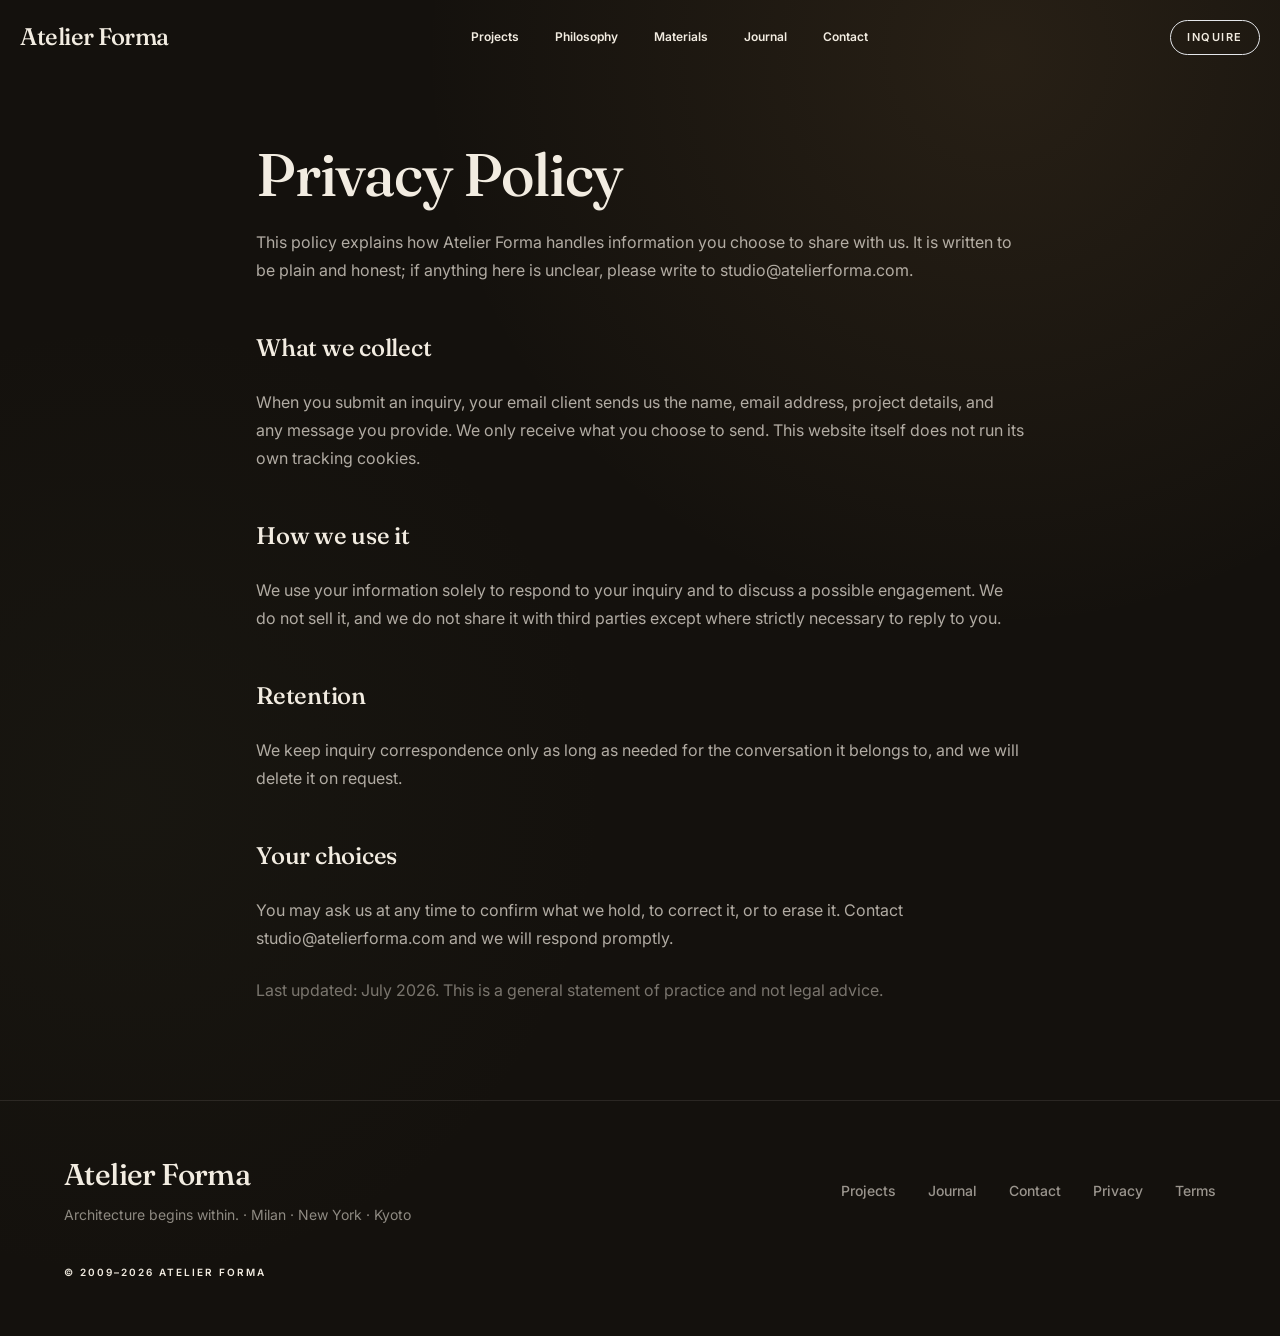
<file: privacy.html>
<!DOCTYPE html>
<html lang="en">
<head>
<meta charset="utf-8">
<meta name="viewport" content="width=device-width, initial-scale=1">
<title>Privacy Policy | Atelier Forma</title>
<meta name="description" content="Privacy Policy — Atelier Forma.">
<meta name="theme-color" content="#14110d">
<meta name="robots" content="index, follow, max-image-preview:large">
<link rel="canonical" href="https://atelier-forma-site.vercel.app/privacy">
<meta property="og:type" content="website">
<meta property="og:site_name" content="Atelier Forma">
<meta property="og:title" content="Privacy Policy | Atelier Forma">
<meta property="og:description" content="Privacy Policy — Atelier Forma.">
<meta property="og:url" content="https://atelier-forma-site.vercel.app/privacy">
<meta property="og:image" content="https://images.unsplash.com/photo-1600607687939-ce8a6c25118c?auto=format&fit=crop&w=1200&q=80">
<meta name="twitter:card" content="summary_large_image">
<meta name="twitter:title" content="Privacy Policy | Atelier Forma">
<meta name="twitter:description" content="Privacy Policy — Atelier Forma.">
<meta name="twitter:image" content="https://images.unsplash.com/photo-1600607687939-ce8a6c25118c?auto=format&fit=crop&w=1200&q=80">
<link rel="icon" href="/favicon.svg" type="image/svg+xml">
<link rel="icon" type="image/png" sizes="32x32" href="/favicon-32.png">
<link rel="apple-touch-icon" href="/apple-touch-icon.png">
<link rel="manifest" href="/site.webmanifest">
<link rel="stylesheet" href="/assets/app.css">
<link rel="preconnect" href="https://fonts.googleapis.com"><link rel="preconnect" href="https://fonts.gstatic.com" crossorigin>
<link href="https://fonts.googleapis.com/css2?family=Fraunces:opsz,wght@9..144,300;9..144,400;9..144,500;9..144,600;9..144,700&family=Inter:wght@400;500;600;700;800&display=swap" rel="stylesheet">

<style>
:root{--bg:#14110d;--panel:#1e1a14;--cream:#f2ece1;--muted:rgba(242,236,225,.62);--line:rgba(242,236,225,.10);--bronze:#b58a52;--olive:#4a5238;--oak:#c9a877;--ease:cubic-bezier(.22,1,.36,1)}
*{box-sizing:border-box}html{background:var(--bg);color-scheme:dark;scroll-behavior:smooth}
body{margin:0;color:var(--cream);font-family:Inter,ui-sans-serif,system-ui,sans-serif;-webkit-font-smoothing:antialiased;overflow-x:hidden;
background:radial-gradient(circle at 78% 4%,rgba(181,138,82,.12),transparent 36rem),radial-gradient(circle at 10% 60%,rgba(74,82,56,.08),transparent 30rem),var(--bg)}
a{color:inherit;text-decoration:none}img{display:block}
.display{font-family:'Fraunces',Georgia,serif}
::selection{background:var(--cream);color:var(--bg)}
.skip-link{position:fixed;top:12px;left:12px;z-index:300;transform:translateY(-160%);background:var(--cream);color:var(--bg);padding:10px 18px;border-radius:999px;font-size:12px;font-weight:700;letter-spacing:.08em;text-transform:uppercase;transition:transform .3s var(--ease)}
.skip-link:focus{transform:translateY(0);outline:none}
:focus-visible{outline:2px solid var(--bronze);outline-offset:3px;border-radius:4px}
.eyebrow{display:inline-flex;align-items:center;gap:.7rem;font-size:11px;font-weight:700;letter-spacing:.18em;text-transform:uppercase;color:var(--muted)}
.eyebrow::before{content:"";width:7px;height:7px;border-radius:999px;background:var(--bronze);box-shadow:0 0 20px rgba(181,138,82,.5)}
header.site{position:fixed;inset-inline:0;top:0;z-index:50;display:flex;align-items:center;justify-content:space-between;padding:20px;transition:background .4s var(--ease),backdrop-filter .4s;border-bottom:1px solid transparent}
header.site.is-scrolled{background:rgba(20,17,13,.72);backdrop-filter:blur(14px);border-bottom-color:var(--line)}
.reveal{opacity:0;transform:translateY(26px);transition:opacity 1s var(--ease),transform 1s var(--ease)}
.reveal.in{opacity:1;transform:none}
@media (prefers-reduced-motion:reduce){.reveal{opacity:1!important;transform:none!important}html{scroll-behavior:auto}}
</style>
</head>
<body>
<a href="#main" class="skip-link">Skip to content</a>
<header class="site">
  <a href="/" class="display text-xl font-medium tracking-[-0.02em] md:text-2xl">Atelier&nbsp;Forma</a>
  <nav class="hidden items-center gap-9 text-xs font-semibold text-[#f2ece1]/82 md:flex" aria-label="Primary">
    <a href="/#projects" class="hover:text-[#f2ece1]">Projects</a>
    <a href="/#studio" class="hover:text-[#f2ece1]">Philosophy</a>
    <a href="/#materials" class="hover:text-[#f2ece1]">Materials</a>
    <a href="/#journal" class="hover:text-[#f2ece1]">Journal</a>
    <a href="/#contact" class="hover:text-[#f2ece1]">Contact</a>
  </nav>
  <a href="/#contact" class="rounded-full border border-[#f2ece1]/16 px-4 py-2 text-[11px] font-semibold uppercase tracking-[0.14em] hover:border-[#b58a52]/60">Inquire</a>
</header>

<main id="main" class="px-5 md:px-8 lg:px-12">
  <div class="mx-auto max-w-3xl pt-36 pb-24">
    <h1 class="display text-4xl font-medium tracking-[-0.02em] md:text-6xl">Privacy Policy</h1>
    <p class="mt-6 text-base leading-[1.75] text-[#f2ece1]/70">This policy explains how Atelier Forma handles information you choose to share with us. It is written to be plain and honest; if anything here is unclear, please write to studio@atelierforma.com.</p><h2 class="display mt-12 text-2xl font-medium tracking-[-0.01em]">What we collect</h2><p class="mt-6 text-base leading-[1.75] text-[#f2ece1]/70">When you submit an inquiry, your email client sends us the name, email address, project details, and any message you provide. We only receive what you choose to send. This website itself does not run its own tracking cookies.</p><h2 class="display mt-12 text-2xl font-medium tracking-[-0.01em]">How we use it</h2><p class="mt-6 text-base leading-[1.75] text-[#f2ece1]/70">We use your information solely to respond to your inquiry and to discuss a possible engagement. We do not sell it, and we do not share it with third parties except where strictly necessary to reply to you.</p><h2 class="display mt-12 text-2xl font-medium tracking-[-0.01em]">Retention</h2><p class="mt-6 text-base leading-[1.75] text-[#f2ece1]/70">We keep inquiry correspondence only as long as needed for the conversation it belongs to, and we will delete it on request.</p><h2 class="display mt-12 text-2xl font-medium tracking-[-0.01em]">Your choices</h2><p class="mt-6 text-base leading-[1.75] text-[#f2ece1]/70">You may ask us at any time to confirm what we hold, to correct it, or to erase it. Contact studio@atelierforma.com and we will respond promptly.</p><p class="mt-6 text-base leading-[1.75] text-[#f2ece1]/70"><span class="text-[#f2ece1]/45">Last updated: July 2026. This is a general statement of practice and not legal advice.</span></p>
  </div>
</main>

<footer class="border-t border-[#f2ece1]/10 px-5 py-14 md:px-8 lg:px-12">
  <div class="mx-auto flex max-w-6xl flex-col items-start justify-between gap-8 md:flex-row md:items-center">
    <div>
      <a href="/" class="display text-3xl font-medium tracking-[-0.02em]">Atelier Forma</a>
      <p class="mt-3 text-sm text-[#f2ece1]/55">Architecture begins within. · Milan · New York · Kyoto</p>
    </div>
    <div class="flex flex-wrap gap-x-8 gap-y-3 text-sm font-medium text-[#f2ece1]/60">
      <a href="/#projects" class="hover:text-[#f2ece1]">Projects</a>
      <a href="/#journal" class="hover:text-[#f2ece1]">Journal</a>
      <a href="/#contact" class="hover:text-[#f2ece1]">Contact</a>
      <a href="/privacy" class="hover:text-[#f2ece1]">Privacy</a>
      <a href="/terms" class="hover:text-[#f2ece1]">Terms</a>
    </div>
  </div>
  <p class="mx-auto mt-10 max-w-6xl text-[10px] font-semibold uppercase tracking-[0.2em] text-[#f2ece1]/34">© 2009–2026 Atelier Forma</p>
</footer>
<script>
(function(){var h=document.querySelector('header.site');if(h){var f=function(){h.classList.toggle('is-scrolled',window.scrollY>40)};f();addEventListener('scroll',f,{passive:true})}
var io=new IntersectionObserver(function(es){es.forEach(function(e){if(e.isIntersecting){e.target.classList.add('in');io.unobserve(e.target)}})},{threshold:.15});
document.querySelectorAll('.reveal').forEach(function(el){io.observe(el)});})();
</script>
</body>
</html>
</file>
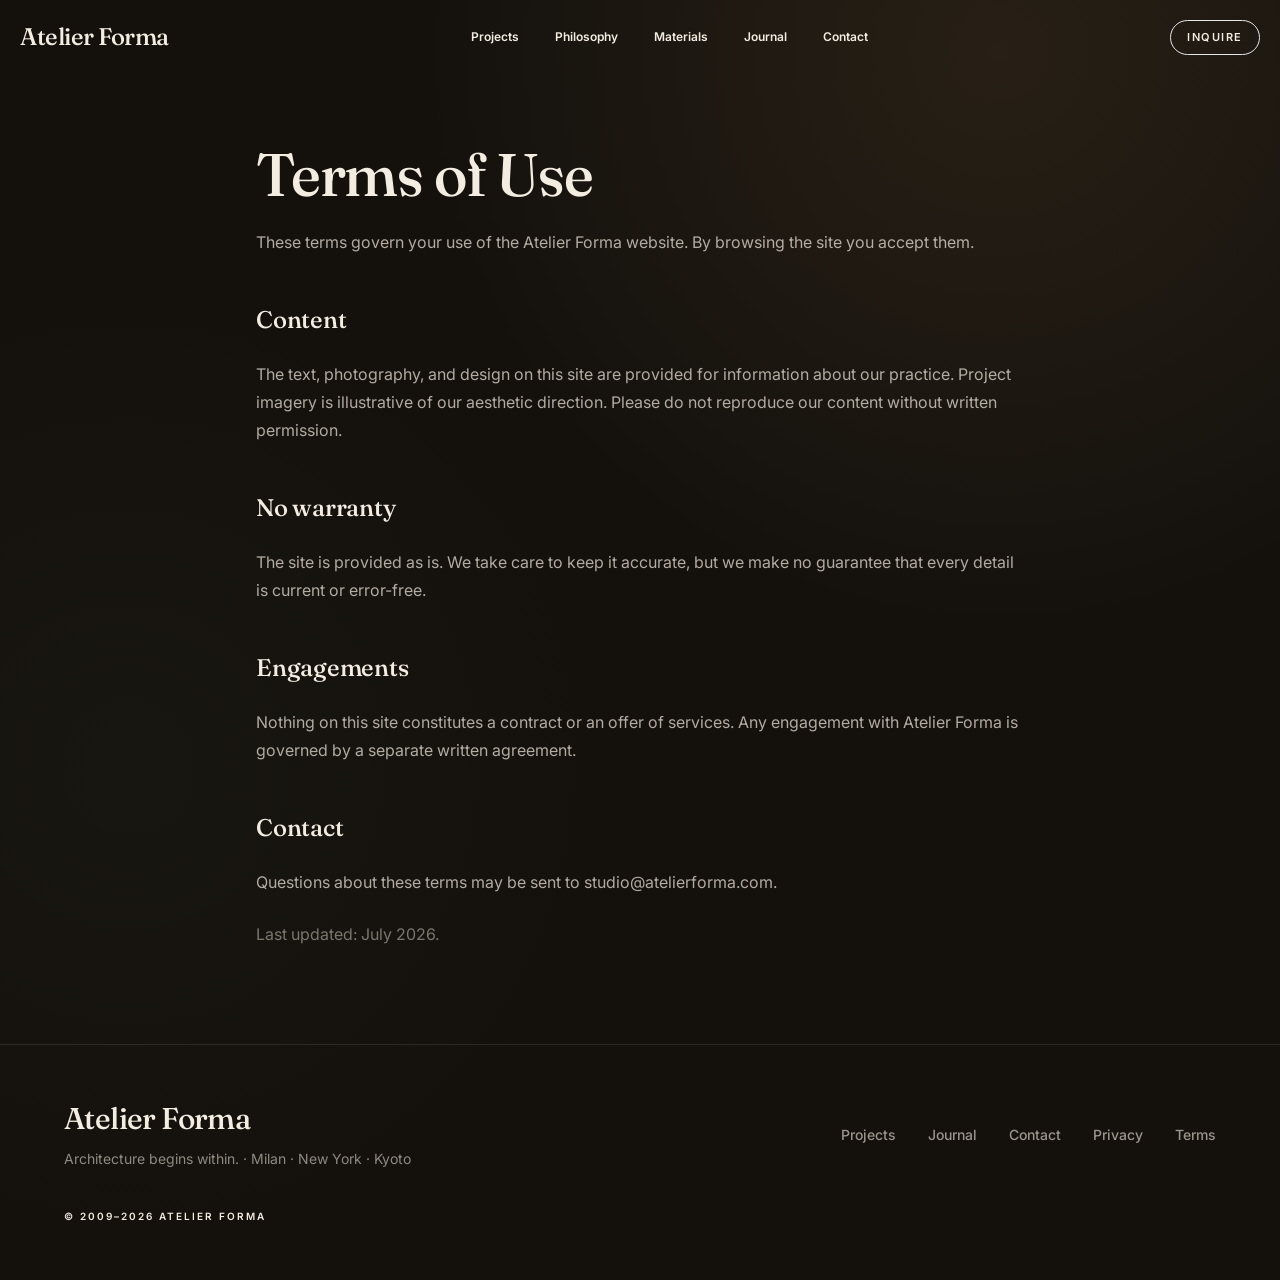
<file: terms.html>
<!DOCTYPE html>
<html lang="en">
<head>
<meta charset="utf-8">
<meta name="viewport" content="width=device-width, initial-scale=1">
<title>Terms of Service | Atelier Forma</title>
<meta name="description" content="Terms of Service — Atelier Forma.">
<meta name="theme-color" content="#14110d">
<meta name="robots" content="index, follow, max-image-preview:large">
<link rel="canonical" href="https://atelier-forma-site.vercel.app/terms">
<meta property="og:type" content="website">
<meta property="og:site_name" content="Atelier Forma">
<meta property="og:title" content="Terms of Service | Atelier Forma">
<meta property="og:description" content="Terms of Service — Atelier Forma.">
<meta property="og:url" content="https://atelier-forma-site.vercel.app/terms">
<meta property="og:image" content="https://images.unsplash.com/photo-1600607687939-ce8a6c25118c?auto=format&fit=crop&w=1200&q=80">
<meta name="twitter:card" content="summary_large_image">
<meta name="twitter:title" content="Terms of Service | Atelier Forma">
<meta name="twitter:description" content="Terms of Service — Atelier Forma.">
<meta name="twitter:image" content="https://images.unsplash.com/photo-1600607687939-ce8a6c25118c?auto=format&fit=crop&w=1200&q=80">
<link rel="icon" href="/favicon.svg" type="image/svg+xml">
<link rel="icon" type="image/png" sizes="32x32" href="/favicon-32.png">
<link rel="apple-touch-icon" href="/apple-touch-icon.png">
<link rel="manifest" href="/site.webmanifest">
<link rel="stylesheet" href="/assets/app.css">
<link rel="preconnect" href="https://fonts.googleapis.com"><link rel="preconnect" href="https://fonts.gstatic.com" crossorigin>
<link href="https://fonts.googleapis.com/css2?family=Fraunces:opsz,wght@9..144,300;9..144,400;9..144,500;9..144,600;9..144,700&family=Inter:wght@400;500;600;700;800&display=swap" rel="stylesheet">

<style>
:root{--bg:#14110d;--panel:#1e1a14;--cream:#f2ece1;--muted:rgba(242,236,225,.62);--line:rgba(242,236,225,.10);--bronze:#b58a52;--olive:#4a5238;--oak:#c9a877;--ease:cubic-bezier(.22,1,.36,1)}
*{box-sizing:border-box}html{background:var(--bg);color-scheme:dark;scroll-behavior:smooth}
body{margin:0;color:var(--cream);font-family:Inter,ui-sans-serif,system-ui,sans-serif;-webkit-font-smoothing:antialiased;overflow-x:hidden;
background:radial-gradient(circle at 78% 4%,rgba(181,138,82,.12),transparent 36rem),radial-gradient(circle at 10% 60%,rgba(74,82,56,.08),transparent 30rem),var(--bg)}
a{color:inherit;text-decoration:none}img{display:block}
.display{font-family:'Fraunces',Georgia,serif}
::selection{background:var(--cream);color:var(--bg)}
.skip-link{position:fixed;top:12px;left:12px;z-index:300;transform:translateY(-160%);background:var(--cream);color:var(--bg);padding:10px 18px;border-radius:999px;font-size:12px;font-weight:700;letter-spacing:.08em;text-transform:uppercase;transition:transform .3s var(--ease)}
.skip-link:focus{transform:translateY(0);outline:none}
:focus-visible{outline:2px solid var(--bronze);outline-offset:3px;border-radius:4px}
.eyebrow{display:inline-flex;align-items:center;gap:.7rem;font-size:11px;font-weight:700;letter-spacing:.18em;text-transform:uppercase;color:var(--muted)}
.eyebrow::before{content:"";width:7px;height:7px;border-radius:999px;background:var(--bronze);box-shadow:0 0 20px rgba(181,138,82,.5)}
header.site{position:fixed;inset-inline:0;top:0;z-index:50;display:flex;align-items:center;justify-content:space-between;padding:20px;transition:background .4s var(--ease),backdrop-filter .4s;border-bottom:1px solid transparent}
header.site.is-scrolled{background:rgba(20,17,13,.72);backdrop-filter:blur(14px);border-bottom-color:var(--line)}
.reveal{opacity:0;transform:translateY(26px);transition:opacity 1s var(--ease),transform 1s var(--ease)}
.reveal.in{opacity:1;transform:none}
@media (prefers-reduced-motion:reduce){.reveal{opacity:1!important;transform:none!important}html{scroll-behavior:auto}}
</style>
</head>
<body>
<a href="#main" class="skip-link">Skip to content</a>
<header class="site">
  <a href="/" class="display text-xl font-medium tracking-[-0.02em] md:text-2xl">Atelier&nbsp;Forma</a>
  <nav class="hidden items-center gap-9 text-xs font-semibold text-[#f2ece1]/82 md:flex" aria-label="Primary">
    <a href="/#projects" class="hover:text-[#f2ece1]">Projects</a>
    <a href="/#studio" class="hover:text-[#f2ece1]">Philosophy</a>
    <a href="/#materials" class="hover:text-[#f2ece1]">Materials</a>
    <a href="/#journal" class="hover:text-[#f2ece1]">Journal</a>
    <a href="/#contact" class="hover:text-[#f2ece1]">Contact</a>
  </nav>
  <a href="/#contact" class="rounded-full border border-[#f2ece1]/16 px-4 py-2 text-[11px] font-semibold uppercase tracking-[0.14em] hover:border-[#b58a52]/60">Inquire</a>
</header>

<main id="main" class="px-5 md:px-8 lg:px-12">
  <div class="mx-auto max-w-3xl pt-36 pb-24">
    <h1 class="display text-4xl font-medium tracking-[-0.02em] md:text-6xl">Terms of Use</h1>
    <p class="mt-6 text-base leading-[1.75] text-[#f2ece1]/70">These terms govern your use of the Atelier Forma website. By browsing the site you accept them.</p><h2 class="display mt-12 text-2xl font-medium tracking-[-0.01em]">Content</h2><p class="mt-6 text-base leading-[1.75] text-[#f2ece1]/70">The text, photography, and design on this site are provided for information about our practice. Project imagery is illustrative of our aesthetic direction. Please do not reproduce our content without written permission.</p><h2 class="display mt-12 text-2xl font-medium tracking-[-0.01em]">No warranty</h2><p class="mt-6 text-base leading-[1.75] text-[#f2ece1]/70">The site is provided as is. We take care to keep it accurate, but we make no guarantee that every detail is current or error-free.</p><h2 class="display mt-12 text-2xl font-medium tracking-[-0.01em]">Engagements</h2><p class="mt-6 text-base leading-[1.75] text-[#f2ece1]/70">Nothing on this site constitutes a contract or an offer of services. Any engagement with Atelier Forma is governed by a separate written agreement.</p><h2 class="display mt-12 text-2xl font-medium tracking-[-0.01em]">Contact</h2><p class="mt-6 text-base leading-[1.75] text-[#f2ece1]/70">Questions about these terms may be sent to studio@atelierforma.com.</p><p class="mt-6 text-base leading-[1.75] text-[#f2ece1]/70"><span class="text-[#f2ece1]/45">Last updated: July 2026.</span></p>
  </div>
</main>

<footer class="border-t border-[#f2ece1]/10 px-5 py-14 md:px-8 lg:px-12">
  <div class="mx-auto flex max-w-6xl flex-col items-start justify-between gap-8 md:flex-row md:items-center">
    <div>
      <a href="/" class="display text-3xl font-medium tracking-[-0.02em]">Atelier Forma</a>
      <p class="mt-3 text-sm text-[#f2ece1]/55">Architecture begins within. · Milan · New York · Kyoto</p>
    </div>
    <div class="flex flex-wrap gap-x-8 gap-y-3 text-sm font-medium text-[#f2ece1]/60">
      <a href="/#projects" class="hover:text-[#f2ece1]">Projects</a>
      <a href="/#journal" class="hover:text-[#f2ece1]">Journal</a>
      <a href="/#contact" class="hover:text-[#f2ece1]">Contact</a>
      <a href="/privacy" class="hover:text-[#f2ece1]">Privacy</a>
      <a href="/terms" class="hover:text-[#f2ece1]">Terms</a>
    </div>
  </div>
  <p class="mx-auto mt-10 max-w-6xl text-[10px] font-semibold uppercase tracking-[0.2em] text-[#f2ece1]/34">© 2009–2026 Atelier Forma</p>
</footer>
<script>
(function(){var h=document.querySelector('header.site');if(h){var f=function(){h.classList.toggle('is-scrolled',window.scrollY>40)};f();addEventListener('scroll',f,{passive:true})}
var io=new IntersectionObserver(function(es){es.forEach(function(e){if(e.isIntersecting){e.target.classList.add('in');io.unobserve(e.target)}})},{threshold:.15});
document.querySelectorAll('.reveal').forEach(function(el){io.observe(el)});})();
</script>
</body>
</html>
</file>
<file: assets/app.css>
*,:after,:before{--tw-border-spacing-x:0;--tw-border-spacing-y:0;--tw-translate-x:0;--tw-translate-y:0;--tw-rotate:0;--tw-skew-x:0;--tw-skew-y:0;--tw-scale-x:1;--tw-scale-y:1;--tw-pan-x: ;--tw-pan-y: ;--tw-pinch-zoom: ;--tw-scroll-snap-strictness:proximity;--tw-gradient-from-position: ;--tw-gradient-via-position: ;--tw-gradient-to-position: ;--tw-ordinal: ;--tw-slashed-zero: ;--tw-numeric-figure: ;--tw-numeric-spacing: ;--tw-numeric-fraction: ;--tw-ring-inset: ;--tw-ring-offset-width:0px;--tw-ring-offset-color:#fff;--tw-ring-color:rgba(59,130,246,.5);--tw-ring-offset-shadow:0 0 #0000;--tw-ring-shadow:0 0 #0000;--tw-shadow:0 0 #0000;--tw-shadow-colored:0 0 #0000;--tw-blur: ;--tw-brightness: ;--tw-contrast: ;--tw-grayscale: ;--tw-hue-rotate: ;--tw-invert: ;--tw-saturate: ;--tw-sepia: ;--tw-drop-shadow: ;--tw-backdrop-blur: ;--tw-backdrop-brightness: ;--tw-backdrop-contrast: ;--tw-backdrop-grayscale: ;--tw-backdrop-hue-rotate: ;--tw-backdrop-invert: ;--tw-backdrop-opacity: ;--tw-backdrop-saturate: ;--tw-backdrop-sepia: ;--tw-contain-size: ;--tw-contain-layout: ;--tw-contain-paint: ;--tw-contain-style: }::backdrop{--tw-border-spacing-x:0;--tw-border-spacing-y:0;--tw-translate-x:0;--tw-translate-y:0;--tw-rotate:0;--tw-skew-x:0;--tw-skew-y:0;--tw-scale-x:1;--tw-scale-y:1;--tw-pan-x: ;--tw-pan-y: ;--tw-pinch-zoom: ;--tw-scroll-snap-strictness:proximity;--tw-gradient-from-position: ;--tw-gradient-via-position: ;--tw-gradient-to-position: ;--tw-ordinal: ;--tw-slashed-zero: ;--tw-numeric-figure: ;--tw-numeric-spacing: ;--tw-numeric-fraction: ;--tw-ring-inset: ;--tw-ring-offset-width:0px;--tw-ring-offset-color:#fff;--tw-ring-color:rgba(59,130,246,.5);--tw-ring-offset-shadow:0 0 #0000;--tw-ring-shadow:0 0 #0000;--tw-shadow:0 0 #0000;--tw-shadow-colored:0 0 #0000;--tw-blur: ;--tw-brightness: ;--tw-contrast: ;--tw-grayscale: ;--tw-hue-rotate: ;--tw-invert: ;--tw-saturate: ;--tw-sepia: ;--tw-drop-shadow: ;--tw-backdrop-blur: ;--tw-backdrop-brightness: ;--tw-backdrop-contrast: ;--tw-backdrop-grayscale: ;--tw-backdrop-hue-rotate: ;--tw-backdrop-invert: ;--tw-backdrop-opacity: ;--tw-backdrop-saturate: ;--tw-backdrop-sepia: ;--tw-contain-size: ;--tw-contain-layout: ;--tw-contain-paint: ;--tw-contain-style: }/*! tailwindcss v3.4.19 | MIT License | https://tailwindcss.com*/*,:after,:before{box-sizing:border-box;border:0 solid #e5e7eb}:after,:before{--tw-content:""}:host,html{line-height:1.5;-webkit-text-size-adjust:100%;-moz-tab-size:4;-o-tab-size:4;tab-size:4;font-family:Inter,ui-sans-serif,system-ui,sans-serif;font-feature-settings:normal;font-variation-settings:normal;-webkit-tap-highlight-color:transparent}body{margin:0;line-height:inherit}hr{height:0;color:inherit;border-top-width:1px}abbr:where([title]){-webkit-text-decoration:underline dotted;text-decoration:underline dotted}h1,h2,h3,h4,h5,h6{font-size:inherit;font-weight:inherit}a{color:inherit;text-decoration:inherit}b,strong{font-weight:bolder}code,kbd,pre,samp{font-family:ui-monospace,SFMono-Regular,Menlo,Monaco,Consolas,Liberation Mono,Courier New,monospace;font-feature-settings:normal;font-variation-settings:normal;font-size:1em}small{font-size:80%}sub,sup{font-size:75%;line-height:0;position:relative;vertical-align:baseline}sub{bottom:-.25em}sup{top:-.5em}table{text-indent:0;border-color:inherit;border-collapse:collapse}button,input,optgroup,select,textarea{font-family:inherit;font-feature-settings:inherit;font-variation-settings:inherit;font-size:100%;font-weight:inherit;line-height:inherit;letter-spacing:inherit;color:inherit;margin:0;padding:0}button,select{text-transform:none}button,input:where([type=button]),input:where([type=reset]),input:where([type=submit]){-webkit-appearance:button;background-color:transparent;background-image:none}:-moz-focusring{outline:auto}:-moz-ui-invalid{box-shadow:none}progress{vertical-align:baseline}::-webkit-inner-spin-button,::-webkit-outer-spin-button{height:auto}[type=search]{-webkit-appearance:textfield;outline-offset:-2px}::-webkit-search-decoration{-webkit-appearance:none}::-webkit-file-upload-button{-webkit-appearance:button;font:inherit}summary{display:list-item}blockquote,dd,dl,figure,h1,h2,h3,h4,h5,h6,hr,p,pre{margin:0}fieldset{margin:0}fieldset,legend{padding:0}menu,ol,ul{list-style:none;margin:0;padding:0}dialog{padding:0}textarea{resize:vertical}input::-moz-placeholder,textarea::-moz-placeholder{opacity:1;color:#9ca3af}input::placeholder,textarea::placeholder{opacity:1;color:#9ca3af}[role=button],button{cursor:pointer}:disabled{cursor:default}audio,canvas,embed,iframe,img,object,svg,video{display:block;vertical-align:middle}img,video{max-width:100%;height:auto}[hidden]:where(:not([hidden=until-found])){display:none}.sr-only{position:absolute;width:1px;height:1px;padding:0;margin:-1px;overflow:hidden;clip:rect(0,0,0,0);white-space:nowrap;border-width:0}.pointer-events-none{pointer-events:none}.fixed{position:fixed}.absolute{position:absolute}.relative{position:relative}.inset-0{inset:0}.inset-x-0{left:0;right:0}.-bottom-4{bottom:-1rem}.-right-10{right:-2.5rem}.-right-6{right:-1.5rem}.-top-10{top:-2.5rem}.-top-16{top:-4rem}.bottom-10{bottom:2.5rem}.bottom-12{bottom:3rem}.bottom-16{bottom:4rem}.bottom-24{bottom:6rem}.bottom-6{bottom:1.5rem}.bottom-7{bottom:1.75rem}.left-0{left:0}.left-1\/2{left:50%}.left-10{left:2.5rem}.left-2{left:.5rem}.left-4{left:1rem}.left-5{left:1.25rem}.left-6{left:1.5rem}.left-7{left:1.75rem}.left-\[18\%\]{left:18%}.left-\[36\%\]{left:36%}.left-\[62\%\]{left:62%}.right-10{right:2.5rem}.right-14{right:3.5rem}.right-4{right:1rem}.right-5{right:1.25rem}.right-6{right:1.5rem}.right-7{right:1.75rem}.right-8{right:2rem}.right-\[-22px\]{right:-22px}.top-0{top:0}.top-1\/2{top:50%}.top-10{top:2.5rem}.top-14{top:3.5rem}.top-16{top:4rem}.top-20{top:5rem}.top-24{top:6rem}.top-28{top:7rem}.top-32{top:8rem}.top-52{top:13rem}.top-6{top:1.5rem}.top-8{top:2rem}.top-\[48\%\]{top:48%}.top-\[9\.5rem\]{top:9.5rem}.z-0{z-index:0}.z-10{z-index:10}.z-20{z-index:20}.z-50{z-index:50}.float-right{float:right}.mx-auto{margin-left:auto;margin-right:auto}.mb-10{margin-bottom:2.5rem}.mb-14{margin-bottom:3.5rem}.mb-16{margin-bottom:4rem}.mb-20{margin-bottom:5rem}.mb-5{margin-bottom:1.25rem}.mb-6{margin-bottom:1.5rem}.mb-8{margin-bottom:2rem}.ml-4{margin-left:1rem}.mr-4{margin-right:1rem}.mt-1{margin-top:.25rem}.mt-10{margin-top:2.5rem}.mt-12{margin-top:3rem}.mt-14{margin-top:3.5rem}.mt-16{margin-top:4rem}.mt-2{margin-top:.5rem}.mt-20{margin-top:5rem}.mt-28{margin-top:7rem}.mt-3{margin-top:.75rem}.mt-4{margin-top:1rem}.mt-5{margin-top:1.25rem}.mt-6{margin-top:1.5rem}.mt-7{margin-top:1.75rem}.mt-8{margin-top:2rem}.block{display:block}.inline-block{display:inline-block}.flex{display:flex}.inline-flex{display:inline-flex}.grid{display:grid}.hidden{display:none}.h-1{height:.25rem}.h-1\.5{height:.375rem}.h-10{height:2.5rem}.h-12{height:3rem}.h-16{height:4rem}.h-24{height:6rem}.h-28{height:7rem}.h-32{height:8rem}.h-4{height:1rem}.h-40{height:10rem}.h-44{height:11rem}.h-7{height:1.75rem}.h-72{height:18rem}.h-8{height:2rem}.h-\[340px\]{height:340px}.h-\[360px\]{height:360px}.h-\[420px\]{height:420px}.h-\[430px\]{height:430px}.h-\[46vh\]{height:46vh}.h-full{height:100%}.min-h-\[430px\]{min-height:430px}.min-h-\[520px\]{min-height:520px}.min-h-\[80vh\]{min-height:80vh}.min-h-\[92vh\]{min-height:92vh}.min-h-screen{min-height:100vh}.w-1{width:.25rem}.w-1\.5{width:.375rem}.w-1\/3{width:33.333333%}.w-1\/4{width:25%}.w-10{width:2.5rem}.w-12{width:3rem}.w-16{width:4rem}.w-24{width:6rem}.w-32{width:8rem}.w-36{width:9rem}.w-4{width:1rem}.w-40{width:10rem}.w-44{width:11rem}.w-7{width:1.75rem}.w-72{width:18rem}.w-8{width:2rem}.w-\[280px\]{width:280px}.w-\[300px\]{width:300px}.w-\[310px\]{width:310px}.w-\[320px\]{width:320px}.w-\[78\%\]{width:78%}.w-full{width:100%}.max-w-2xl{max-width:42rem}.max-w-3xl{max-width:48rem}.max-w-4xl{max-width:56rem}.max-w-60{max-width:15rem}.max-w-64{max-width:16rem}.max-w-6xl{max-width:72rem}.max-w-72{max-width:18rem}.max-w-\[360px\]{max-width:360px}.max-w-\[380px\]{max-width:380px}.max-w-lg{max-width:32rem}.max-w-md{max-width:28rem}.max-w-sm{max-width:24rem}.max-w-xl{max-width:36rem}.max-w-xs{max-width:20rem}.shrink-0{flex-shrink:0}.-translate-x-1\/2{--tw-translate-x:-50%}.-translate-x-1\/2,.-translate-x-20{transform:translate(var(--tw-translate-x),var(--tw-translate-y)) rotate(var(--tw-rotate)) skewX(var(--tw-skew-x)) skewY(var(--tw-skew-y)) scaleX(var(--tw-scale-x)) scaleY(var(--tw-scale-y))}.-translate-x-20{--tw-translate-x:-5rem}.-translate-y-1\/2{--tw-translate-y:-50%}.-translate-y-1\/2,.translate-x-20{transform:translate(var(--tw-translate-x),var(--tw-translate-y)) rotate(var(--tw-rotate)) skewX(var(--tw-skew-x)) skewY(var(--tw-skew-y)) scaleX(var(--tw-scale-x)) scaleY(var(--tw-scale-y))}.translate-x-20{--tw-translate-x:5rem}.translate-x-32{--tw-translate-x:8rem}.translate-x-32,.translate-y-10{transform:translate(var(--tw-translate-x),var(--tw-translate-y)) rotate(var(--tw-rotate)) skewX(var(--tw-skew-x)) skewY(var(--tw-skew-y)) scaleX(var(--tw-scale-x)) scaleY(var(--tw-scale-y))}.translate-y-10{--tw-translate-y:2.5rem}.translate-y-12{--tw-translate-y:3rem}.translate-y-12,.translate-y-20{transform:translate(var(--tw-translate-x),var(--tw-translate-y)) rotate(var(--tw-rotate)) skewX(var(--tw-skew-x)) skewY(var(--tw-skew-y)) scaleX(var(--tw-scale-x)) scaleY(var(--tw-scale-y))}.translate-y-20{--tw-translate-y:5rem}.-rotate-\[17deg\]{--tw-rotate:-17deg}.-rotate-\[17deg\],.rotate-\[-14deg\]{transform:translate(var(--tw-translate-x),var(--tw-translate-y)) rotate(var(--tw-rotate)) skewX(var(--tw-skew-x)) skewY(var(--tw-skew-y)) scaleX(var(--tw-scale-x)) scaleY(var(--tw-scale-y))}.rotate-\[-14deg\]{--tw-rotate:-14deg}.rotate-\[-9deg\]{--tw-rotate:-9deg}.rotate-\[-9deg\],.rotate-\[10deg\]{transform:translate(var(--tw-translate-x),var(--tw-translate-y)) rotate(var(--tw-rotate)) skewX(var(--tw-skew-x)) skewY(var(--tw-skew-y)) scaleX(var(--tw-scale-x)) scaleY(var(--tw-scale-y))}.rotate-\[10deg\]{--tw-rotate:10deg}.rotate-\[13deg\]{--tw-rotate:13deg}.rotate-\[13deg\],.rotate-\[18deg\]{transform:translate(var(--tw-translate-x),var(--tw-translate-y)) rotate(var(--tw-rotate)) skewX(var(--tw-skew-x)) skewY(var(--tw-skew-y)) scaleX(var(--tw-scale-x)) scaleY(var(--tw-scale-y))}.rotate-\[18deg\]{--tw-rotate:18deg}.rotate-\[4deg\]{--tw-rotate:4deg}.rotate-\[4deg\],.rotate-\[5deg\]{transform:translate(var(--tw-translate-x),var(--tw-translate-y)) rotate(var(--tw-rotate)) skewX(var(--tw-skew-x)) skewY(var(--tw-skew-y)) scaleX(var(--tw-scale-x)) scaleY(var(--tw-scale-y))}.rotate-\[5deg\]{--tw-rotate:5deg}.rotate-\[7deg\]{--tw-rotate:7deg}.rotate-\[7deg\],.transform{transform:translate(var(--tw-translate-x),var(--tw-translate-y)) rotate(var(--tw-rotate)) skewX(var(--tw-skew-x)) skewY(var(--tw-skew-y)) scaleX(var(--tw-scale-x)) scaleY(var(--tw-scale-y))}.select-none{-webkit-user-select:none;-moz-user-select:none;user-select:none}.resize{resize:both}.grid-cols-1{grid-template-columns:repeat(1,minmax(0,1fr))}.grid-cols-2{grid-template-columns:repeat(2,minmax(0,1fr))}.grid-cols-4{grid-template-columns:repeat(4,minmax(0,1fr))}.flex-col{flex-direction:column}.flex-wrap{flex-wrap:wrap}.items-start{align-items:flex-start}.items-end{align-items:flex-end}.items-center{align-items:center}.justify-center{justify-content:center}.justify-between{justify-content:space-between}.gap-10{gap:2.5rem}.gap-12{gap:3rem}.gap-14{gap:3.5rem}.gap-2{gap:.5rem}.gap-3{gap:.75rem}.gap-4{gap:1rem}.gap-5{gap:1.25rem}.gap-6{gap:1.5rem}.gap-8{gap:2rem}.gap-9{gap:2.25rem}.gap-x-10{-moz-column-gap:2.5rem;column-gap:2.5rem}.gap-x-8{-moz-column-gap:2rem;column-gap:2rem}.gap-y-1{row-gap:.25rem}.gap-y-3{row-gap:.75rem}.space-y-3>:not([hidden])~:not([hidden]){--tw-space-y-reverse:0;margin-top:calc(.75rem*(1 - var(--tw-space-y-reverse)));margin-bottom:calc(.75rem*var(--tw-space-y-reverse))}.space-y-4>:not([hidden])~:not([hidden]){--tw-space-y-reverse:0;margin-top:calc(1rem*(1 - var(--tw-space-y-reverse)));margin-bottom:calc(1rem*var(--tw-space-y-reverse))}.space-y-5>:not([hidden])~:not([hidden]){--tw-space-y-reverse:0;margin-top:calc(1.25rem*(1 - var(--tw-space-y-reverse)));margin-bottom:calc(1.25rem*var(--tw-space-y-reverse))}.divide-x>:not([hidden])~:not([hidden]){--tw-divide-x-reverse:0;border-right-width:calc(1px*var(--tw-divide-x-reverse));border-left-width:calc(1px*(1 - var(--tw-divide-x-reverse)))}.divide-\[\#f2ece1\]\/10>:not([hidden])~:not([hidden]){border-color:hsla(39,40%,92%,.1)}.overflow-hidden{overflow:hidden}.rounded-\[18px\]{border-radius:18px}.rounded-\[20px\]{border-radius:20px}.rounded-\[24px\]{border-radius:24px}.rounded-\[28px\]{border-radius:28px}.rounded-\[30px\]{border-radius:30px}.rounded-\[32px\]{border-radius:32px}.rounded-\[34px\]{border-radius:34px}.rounded-\[36px\]{border-radius:36px}.rounded-\[38px\]{border-radius:38px}.rounded-full{border-radius:9999px}.rounded-b-\[32px\]{border-bottom-right-radius:32px;border-bottom-left-radius:32px}.rounded-r-full{border-top-right-radius:9999px;border-bottom-right-radius:9999px}.border{border-width:1px}.border-x{border-left-width:1px;border-right-width:1px}.border-y{border-top-width:1px}.border-b,.border-y{border-bottom-width:1px}.border-l-2{border-left-width:2px}.border-t{border-top-width:1px}.border-\[\#b58a52\]{--tw-border-opacity:1;border-color:rgb(181 138 82/var(--tw-border-opacity,1))}.border-\[\#f2ece1\]\/10{border-color:hsla(39,40%,92%,.1)}.border-black\/15{border-color:rgba(0,0,0,.15)}.bg-\[\#0f0d0a\]{--tw-bg-opacity:1;background-color:rgb(15 13 10/var(--tw-bg-opacity,1))}.bg-\[\#100e0a\]{--tw-bg-opacity:1;background-color:rgb(16 14 10/var(--tw-bg-opacity,1))}.bg-\[\#14110d\]\/10{background-color:rgba(20,17,13,.1)}.bg-\[\#17140f\]{--tw-bg-opacity:1;background-color:rgb(23 20 15/var(--tw-bg-opacity,1))}.bg-\[\#181410\]{--tw-bg-opacity:1;background-color:rgb(24 20 16/var(--tw-bg-opacity,1))}.bg-\[\#1c150f\]{--tw-bg-opacity:1;background-color:rgb(28 21 15/var(--tw-bg-opacity,1))}.bg-\[\#241f18\]{--tw-bg-opacity:1;background-color:rgb(36 31 24/var(--tw-bg-opacity,1))}.bg-\[\#4a5238\]{--tw-bg-opacity:1;background-color:rgb(74 82 56/var(--tw-bg-opacity,1))}.bg-\[\#b58a52\]{--tw-bg-opacity:1;background-color:rgb(181 138 82/var(--tw-bg-opacity,1))}.bg-\[\#d8ccb6\]{--tw-bg-opacity:1;background-color:rgb(216 204 182/var(--tw-bg-opacity,1))}.bg-\[\#f2ece1\]{--tw-bg-opacity:1;background-color:rgb(242 236 225/var(--tw-bg-opacity,1))}.bg-\[\#f2ece1\]\/\[0\.025\]{background-color:hsla(39,40%,92%,.025)}.bg-\[\#f2ece1\]\/\[0\.035\]{background-color:hsla(39,40%,92%,.035)}.bg-black\/75{background-color:rgba(0,0,0,.75)}.bg-\[linear-gradient\(135deg\2c rgba\(242\2c 236\2c 225\2c \.14\)\2c transparent_45\%\)\]{background-image:linear-gradient(135deg,hsla(39,40%,92%,.14),transparent 45%)}.bg-gradient-to-b{background-image:linear-gradient(to bottom,var(--tw-gradient-stops))}.bg-gradient-to-br{background-image:linear-gradient(to bottom right,var(--tw-gradient-stops))}.bg-gradient-to-t{background-image:linear-gradient(to top,var(--tw-gradient-stops))}.from-\[\#14110d\]{--tw-gradient-from:#14110d var(--tw-gradient-from-position);--tw-gradient-to:rgba(20,17,13,0) var(--tw-gradient-to-position);--tw-gradient-stops:var(--tw-gradient-from),var(--tw-gradient-to)}.from-\[\#b58a52\]\/30{--tw-gradient-from:rgba(181,138,82,.3) var(--tw-gradient-from-position);--tw-gradient-to:rgba(181,138,82,0) var(--tw-gradient-to-position);--tw-gradient-stops:var(--tw-gradient-from),var(--tw-gradient-to)}.from-black\/45{--tw-gradient-from:rgba(0,0,0,.45) var(--tw-gradient-from-position);--tw-gradient-to:transparent var(--tw-gradient-to-position);--tw-gradient-stops:var(--tw-gradient-from),var(--tw-gradient-to)}.from-transparent{--tw-gradient-from:transparent var(--tw-gradient-from-position);--tw-gradient-to:transparent var(--tw-gradient-to-position);--tw-gradient-stops:var(--tw-gradient-from),var(--tw-gradient-to)}.via-\[\#14110d\]\/20{--tw-gradient-to:rgba(20,17,13,0) var(--tw-gradient-to-position);--tw-gradient-stops:var(--tw-gradient-from),rgba(20,17,13,.2) var(--tw-gradient-via-position),var(--tw-gradient-to)}.via-\[\#14110d\]\/25{--tw-gradient-to:rgba(20,17,13,0) var(--tw-gradient-to-position);--tw-gradient-stops:var(--tw-gradient-from),rgba(20,17,13,.25) var(--tw-gradient-via-position),var(--tw-gradient-to)}.via-\[\#14110d\]\/30{--tw-gradient-to:rgba(20,17,13,0) var(--tw-gradient-to-position);--tw-gradient-stops:var(--tw-gradient-from),rgba(20,17,13,.3) var(--tw-gradient-via-position),var(--tw-gradient-to)}.via-transparent{--tw-gradient-to:transparent var(--tw-gradient-to-position);--tw-gradient-stops:var(--tw-gradient-from),transparent var(--tw-gradient-via-position),var(--tw-gradient-to)}.to-\[\#14110d\]{--tw-gradient-to:#14110d var(--tw-gradient-to-position)}.to-\[\#14110d\]\/10{--tw-gradient-to:rgba(20,17,13,.1) var(--tw-gradient-to-position)}.to-black{--tw-gradient-to:#000 var(--tw-gradient-to-position)}.to-black\/10{--tw-gradient-to:rgba(0,0,0,.1) var(--tw-gradient-to-position)}.to-transparent{--tw-gradient-to:transparent var(--tw-gradient-to-position)}.object-cover{-o-object-fit:cover;object-fit:cover}.object-center{-o-object-position:center;object-position:center}.p-5{padding:1.25rem}.p-6{padding:1.5rem}.p-7{padding:1.75rem}.p-8{padding:2rem}.px-3{padding-left:.75rem;padding-right:.75rem}.px-4{padding-left:1rem;padding-right:1rem}.px-5{padding-left:1.25rem;padding-right:1.25rem}.py-1{padding-top:.25rem;padding-bottom:.25rem}.py-10{padding-top:2.5rem;padding-bottom:2.5rem}.py-14{padding-top:3.5rem;padding-bottom:3.5rem}.py-16{padding-top:4rem;padding-bottom:4rem}.py-2{padding-top:.5rem;padding-bottom:.5rem}.py-24{padding-top:6rem;padding-bottom:6rem}.py-3{padding-top:.75rem;padding-bottom:.75rem}.py-5{padding-top:1.25rem;padding-bottom:1.25rem}.py-8{padding-top:2rem;padding-bottom:2rem}.py-9{padding-top:2.25rem;padding-bottom:2.25rem}.pb-16{padding-bottom:4rem}.pb-20{padding-bottom:5rem}.pb-24{padding-bottom:6rem}.pb-4{padding-bottom:1rem}.pb-5{padding-bottom:1.25rem}.pl-6{padding-left:1.5rem}.pt-10{padding-top:2.5rem}.pt-36{padding-top:9rem}.pt-5{padding-top:1.25rem}.pt-6{padding-top:1.5rem}.pt-8{padding-top:2rem}.text-center{text-align:center}.text-right{text-align:right}.align-middle{vertical-align:middle}.font-serif{font-family:Fraunces,Georgia,serif}.text-2xl{font-size:1.5rem;line-height:2rem}.text-3xl{font-size:1.875rem;line-height:2.25rem}.text-4xl{font-size:2.25rem;line-height:2.5rem}.text-5xl{font-size:3rem;line-height:1}.text-6xl{font-size:3.75rem;line-height:1}.text-\[10px\]{font-size:10px}.text-\[10vw\]{font-size:10vw}.text-\[11px\]{font-size:11px}.text-\[120px\]{font-size:120px}.text-\[13rem\]{font-size:13rem}.text-\[15vw\]{font-size:15vw}.text-\[180px\]{font-size:180px}.text-\[18vw\]{font-size:18vw}.text-\[21px\]{font-size:21px}.text-\[22vw\]{font-size:22vw}.text-\[26px\]{font-size:26px}.text-\[26vw\]{font-size:26vw}.text-\[34px\]{font-size:34px}.text-\[4\.4rem\]{font-size:4.4rem}.text-\[42px\]{font-size:42px}.text-\[44px\]{font-size:44px}.text-\[50px\]{font-size:50px}.text-\[52px\]{font-size:52px}.text-\[54px\]{font-size:54px}.text-\[6rem\]{font-size:6rem}.text-base{font-size:1rem;line-height:1.5rem}.text-lg{font-size:1.125rem;line-height:1.75rem}.text-sm{font-size:.875rem;line-height:1.25rem}.text-xl{font-size:1.25rem;line-height:1.75rem}.text-xs{font-size:.75rem;line-height:1rem}.font-medium{font-weight:500}.font-normal{font-weight:400}.font-semibold{font-weight:600}.uppercase{text-transform:uppercase}.italic{font-style:italic}.leading-7{line-height:1.75rem}.leading-\[0\.92\]{line-height:.92}.leading-\[0\.94\]{line-height:.94}.leading-\[0\.96\]{line-height:.96}.leading-\[0\.98\]{line-height:.98}.leading-\[1\.02\]{line-height:1.02}.leading-\[1\.0\]{line-height:1}.leading-\[1\.1\]{line-height:1.1}.leading-\[1\.28\]{line-height:1.28}.leading-\[1\.32\]{line-height:1.32}.leading-\[1\.35\]{line-height:1.35}.leading-\[1\.3\]{line-height:1.3}.leading-\[1\.4\]{line-height:1.4}.leading-\[1\.55\]{line-height:1.55}.leading-\[1\.5\]{line-height:1.5}.leading-\[1\.65\]{line-height:1.65}.leading-\[1\.6\]{line-height:1.6}.leading-\[1\.75\]{line-height:1.75}.leading-\[1\.7\]{line-height:1.7}.leading-\[1\.9\]{line-height:1.9}.leading-none{line-height:1}.tracking-\[-0\.01em\]{letter-spacing:-.01em}.tracking-\[-0\.02em\]{letter-spacing:-.02em}.tracking-\[-0\.03em\]{letter-spacing:-.03em}.tracking-\[0\.14em\]{letter-spacing:.14em}.tracking-\[0\.16em\]{letter-spacing:.16em}.tracking-\[0\.18em\]{letter-spacing:.18em}.tracking-\[0\.22em\]{letter-spacing:.22em}.tracking-\[0\.2em\]{letter-spacing:.2em}.text-\[\#14110d\]{--tw-text-opacity:1;color:rgb(20 17 13/var(--tw-text-opacity,1))}.text-\[\#14110d\]\/45{color:rgba(20,17,13,.45)}.text-\[\#14110d\]\/55{color:rgba(20,17,13,.55)}.text-\[\#14110d\]\/\[0\.06\]{color:rgba(20,17,13,.06)}.text-\[\#4a5238\]\/70{color:rgba(74,82,56,.7)}.text-\[\#b58a52\]{--tw-text-opacity:1;color:rgb(181 138 82/var(--tw-text-opacity,1))}.text-\[\#e9e0d2\]{--tw-text-opacity:1;color:rgb(233 224 210/var(--tw-text-opacity,1))}.text-\[\#f2ece1\]{--tw-text-opacity:1;color:rgb(242 236 225/var(--tw-text-opacity,1))}.text-\[\#f2ece1\]\/10{color:hsla(39,40%,92%,.1)}.text-\[\#f2ece1\]\/40{color:hsla(39,40%,92%,.4)}.text-\[\#f2ece1\]\/45{color:hsla(39,40%,92%,.45)}.text-\[\#f2ece1\]\/50{color:hsla(39,40%,92%,.5)}.text-\[\#f2ece1\]\/55{color:hsla(39,40%,92%,.55)}.text-\[\#f2ece1\]\/60{color:hsla(39,40%,92%,.6)}.text-\[\#f2ece1\]\/70{color:hsla(39,40%,92%,.7)}.text-\[\#f2ece1\]\/80{color:hsla(39,40%,92%,.8)}.text-\[\#f2ece1\]\/85{color:hsla(39,40%,92%,.85)}.text-\[\#f2ece1\]\/90{color:hsla(39,40%,92%,.9)}.text-\[\#f2ece1\]\/\[0\.055\]{color:hsla(39,40%,92%,.055)}.text-white{--tw-text-opacity:1;color:rgb(255 255 255/var(--tw-text-opacity,1))}.underline{text-decoration-line:underline}.decoration-\[\#b58a52\]\/50{text-decoration-color:rgba(181,138,82,.5)}.underline-offset-4{text-underline-offset:4px}.antialiased{-webkit-font-smoothing:antialiased;-moz-osx-font-smoothing:grayscale}.opacity-70{opacity:.7}.shadow{--tw-shadow:0 1px 3px 0 rgba(0,0,0,.1),0 1px 2px -1px rgba(0,0,0,.1);--tw-shadow-colored:0 1px 3px 0 var(--tw-shadow-color),0 1px 2px -1px var(--tw-shadow-color)}.shadow,.shadow-2xl{box-shadow:var(--tw-ring-offset-shadow,0 0 #0000),var(--tw-ring-shadow,0 0 #0000),var(--tw-shadow)}.shadow-2xl{--tw-shadow:0 25px 50px -12px rgba(0,0,0,.25);--tw-shadow-colored:0 25px 50px -12px var(--tw-shadow-color)}.outline{outline-style:solid}.blur{--tw-blur:blur(8px)}.blur,.sepia{filter:var(--tw-blur) var(--tw-brightness) var(--tw-contrast) var(--tw-grayscale) var(--tw-hue-rotate) var(--tw-invert) var(--tw-saturate) var(--tw-sepia) var(--tw-drop-shadow)}.sepia{--tw-sepia:sepia(100%)}.filter{filter:var(--tw-blur) var(--tw-brightness) var(--tw-contrast) var(--tw-grayscale) var(--tw-hue-rotate) var(--tw-invert) var(--tw-saturate) var(--tw-sepia) var(--tw-drop-shadow)}.backdrop-blur{--tw-backdrop-blur:blur(8px)}.backdrop-blur,.backdrop-filter{-webkit-backdrop-filter:var(--tw-backdrop-blur) var(--tw-backdrop-brightness) var(--tw-backdrop-contrast) var(--tw-backdrop-grayscale) var(--tw-backdrop-hue-rotate) var(--tw-backdrop-invert) var(--tw-backdrop-opacity) var(--tw-backdrop-saturate) var(--tw-backdrop-sepia);backdrop-filter:var(--tw-backdrop-blur) var(--tw-backdrop-brightness) var(--tw-backdrop-contrast) var(--tw-backdrop-grayscale) var(--tw-backdrop-hue-rotate) var(--tw-backdrop-invert) var(--tw-backdrop-opacity) var(--tw-backdrop-saturate) var(--tw-backdrop-sepia)}.transition{transition-property:color,background-color,border-color,text-decoration-color,fill,stroke,opacity,box-shadow,transform,filter,-webkit-backdrop-filter;transition-property:color,background-color,border-color,text-decoration-color,fill,stroke,opacity,box-shadow,transform,filter,backdrop-filter;transition-property:color,background-color,border-color,text-decoration-color,fill,stroke,opacity,box-shadow,transform,filter,backdrop-filter,-webkit-backdrop-filter;transition-timing-function:cubic-bezier(.4,0,.2,1);transition-duration:.15s}.duration-300{transition-duration:.3s}.duration-700{transition-duration:.7s}.will-change-transform{will-change:transform}.hover\:scale-110:hover{--tw-scale-x:1.1;--tw-scale-y:1.1;transform:translate(var(--tw-translate-x),var(--tw-translate-y)) rotate(var(--tw-rotate)) skewX(var(--tw-skew-x)) skewY(var(--tw-skew-y)) scaleX(var(--tw-scale-x)) scaleY(var(--tw-scale-y))}.hover\:border-\[\#b58a52\]\/60:hover{border-color:rgba(181,138,82,.6)}.hover\:border-\[\#f2ece1\]\/40:hover{border-color:hsla(39,40%,92%,.4)}.hover\:bg-\[\#b58a52\]:hover{--tw-bg-opacity:1;background-color:rgb(181 138 82/var(--tw-bg-opacity,1))}.hover\:text-\[\#b58a52\]:hover{--tw-text-opacity:1;color:rgb(181 138 82/var(--tw-text-opacity,1))}.hover\:text-\[\#f2ece1\]:hover{--tw-text-opacity:1;color:rgb(242 236 225/var(--tw-text-opacity,1))}.hover\:decoration-\[\#b58a52\]:hover{text-decoration-color:#b58a52}.group:hover .group-hover\:translate-x-1{--tw-translate-x:0.25rem}.group:hover .group-hover\:translate-x-1,.group:hover .group-hover\:translate-x-2{transform:translate(var(--tw-translate-x),var(--tw-translate-y)) rotate(var(--tw-rotate)) skewX(var(--tw-skew-x)) skewY(var(--tw-skew-y)) scaleX(var(--tw-scale-x)) scaleY(var(--tw-scale-y))}.group:hover .group-hover\:translate-x-2{--tw-translate-x:0.5rem}.group:hover .group-hover\:scale-105{--tw-scale-x:1.05;--tw-scale-y:1.05;transform:translate(var(--tw-translate-x),var(--tw-translate-y)) rotate(var(--tw-rotate)) skewX(var(--tw-skew-x)) skewY(var(--tw-skew-y)) scaleX(var(--tw-scale-x)) scaleY(var(--tw-scale-y))}.group:hover .group-hover\:text-\[\#b58a52\]{--tw-text-opacity:1;color:rgb(181 138 82/var(--tw-text-opacity,1))}.group:hover .group-hover\:text-\[\#f2ece1\]{--tw-text-opacity:1;color:rgb(242 236 225/var(--tw-text-opacity,1))}.group:hover .group-hover\:opacity-90{opacity:.9}@media (min-width:640px){.sm\:grid-cols-2{grid-template-columns:repeat(2,minmax(0,1fr))}.sm\:grid-cols-3{grid-template-columns:repeat(3,minmax(0,1fr))}.sm\:flex-row{flex-direction:row}.sm\:items-center{align-items:center}.sm\:justify-between{justify-content:space-between}.sm\:text-\[7rem\]{font-size:7rem}.sm\:text-\[9rem\]{font-size:9rem}}@media (min-width:768px){.md\:-bottom-10{bottom:-2.5rem}.md\:bottom-20{bottom:5rem}.md\:left-10{left:2.5rem}.md\:left-8{left:2rem}.md\:right-8{right:2rem}.md\:top-10{top:2.5rem}.md\:top-20{top:5rem}.md\:top-28{top:7rem}.md\:col-span-12{grid-column:span 12/span 12}.md\:col-span-2{grid-column:span 2/span 2}.md\:col-span-3{grid-column:span 3/span 3}.md\:col-span-4{grid-column:span 4/span 4}.md\:col-span-5{grid-column:span 5/span 5}.md\:col-span-6{grid-column:span 6/span 6}.md\:col-span-7{grid-column:span 7/span 7}.md\:col-span-8{grid-column:span 8/span 8}.md\:col-span-9{grid-column:span 9/span 9}.md\:col-start-10{grid-column-start:10}.md\:col-start-11{grid-column-start:11}.md\:col-start-4{grid-column-start:4}.md\:col-start-5{grid-column-start:5}.md\:col-start-6{grid-column-start:6}.md\:col-start-7{grid-column-start:7}.md\:block{display:block}.md\:flex{display:flex}.md\:hidden{display:none}.md\:h-40{height:10rem}.md\:h-48{height:12rem}.md\:h-56{height:14rem}.md\:h-\[440px\]{height:440px}.md\:h-\[460px\]{height:460px}.md\:h-\[480px\]{height:480px}.md\:h-\[560px\]{height:560px}.md\:w-60{width:15rem}.md\:w-72{width:18rem}.md\:w-80{width:20rem}.md\:w-\[360px\]{width:360px}.md\:w-\[420px\]{width:420px}.md\:w-\[430px\]{width:430px}.md\:grid-cols-12{grid-template-columns:repeat(12,minmax(0,1fr))}.md\:grid-cols-2{grid-template-columns:repeat(2,minmax(0,1fr))}.md\:grid-cols-3{grid-template-columns:repeat(3,minmax(0,1fr))}.md\:grid-cols-4{grid-template-columns:repeat(4,minmax(0,1fr))}.md\:flex-row{flex-direction:row}.md\:items-center{align-items:center}.md\:px-8{padding-left:2rem;padding-right:2rem}.md\:text-2xl{font-size:1.5rem;line-height:2rem}.md\:text-3xl{font-size:1.875rem;line-height:2.25rem}.md\:text-5xl{font-size:3rem;line-height:1}.md\:text-6xl{font-size:3.75rem;line-height:1}.md\:text-8xl{font-size:6rem;line-height:1}.md\:text-\[12rem\]{font-size:12rem}.md\:text-\[13rem\]{font-size:13rem}.md\:text-\[15vw\]{font-size:15vw}.md\:text-\[24rem\]{font-size:24rem}.md\:text-\[28px\]{font-size:28px}.md\:text-\[31px\]{font-size:31px}.md\:text-\[54px\]{font-size:54px}.md\:text-\[60px\]{font-size:60px}.md\:text-\[62px\]{font-size:62px}.md\:text-\[68px\]{font-size:68px}.md\:text-\[84px\]{font-size:84px}.md\:text-\[86px\]{font-size:86px}.md\:text-\[8rem\]{font-size:8rem}.md\:text-\[9\.5rem\]{font-size:9.5rem}.md\:text-xl{font-size:1.25rem;line-height:1.75rem}}@media (min-width:1024px){.lg\:left-6{left:1.5rem}.lg\:right-14{right:3.5rem}.lg\:block{display:block}.lg\:h-56{height:14rem}.lg\:h-\[600px\]{height:600px}.lg\:h-\[620px\]{height:620px}.lg\:w-96{width:24rem}.lg\:w-\[480px\]{width:480px}.lg\:grid-cols-3{grid-template-columns:repeat(3,minmax(0,1fr))}.lg\:px-12{padding-left:3rem;padding-right:3rem}.lg\:text-\[104px\]{font-size:104px}.lg\:text-\[128px\]{font-size:128px}.lg\:text-\[12rem\]{font-size:12rem}.lg\:text-\[17rem\]{font-size:17rem}.lg\:text-\[22vw\]{font-size:22vw}.lg\:text-\[28rem\]{font-size:28rem}.lg\:text-\[68px\]{font-size:68px}.lg\:text-\[72px\]{font-size:72px}.lg\:text-\[96px\]{font-size:96px}.lg\:text-\[9rem\]{font-size:9rem}}
</file>
